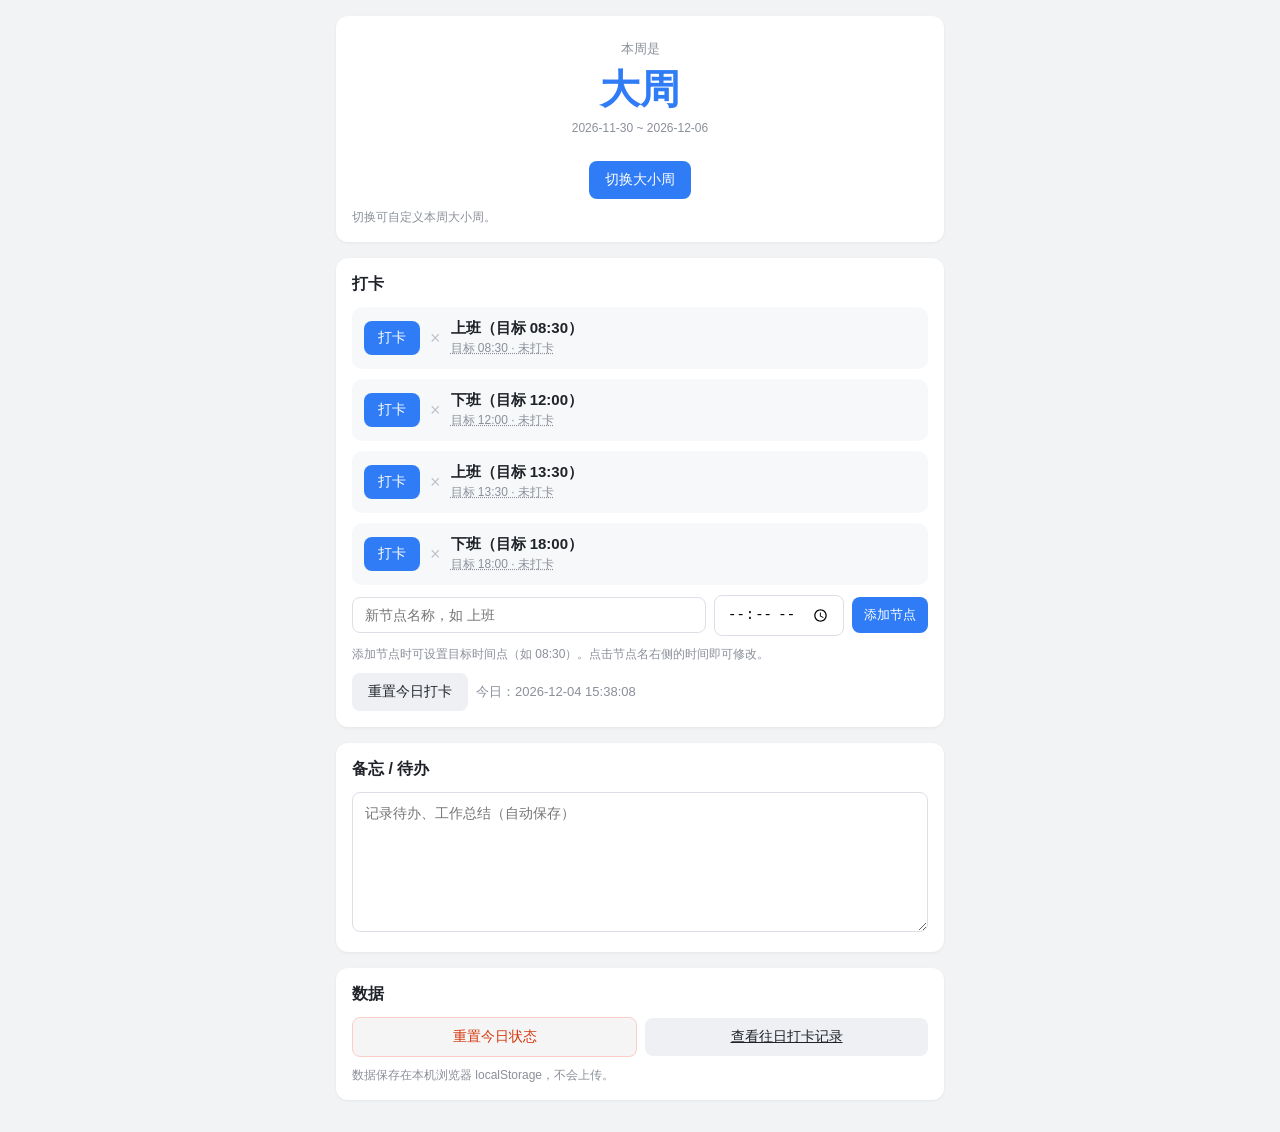
<file: index.html>
<!DOCTYPE html>
<html lang="zh-CN">
<head>
  <meta charset="UTF-8">
  <meta name="viewport" content="width=device-width, initial-scale=1.0">
  <title>打工日记</title>
  <link rel="stylesheet" href="style.css">
  <link rel="manifest" href="manifest.json">
  <meta name="theme-color" content="#2f7cf6">
  <meta name="apple-mobile-web-app-capable" content="yes">
  <meta name="apple-mobile-web-app-status-bar-style" content="default">
  <meta name="apple-mobile-web-app-title" content="打工日记">
</head>
<body>
  <div class="app">
    <section class="card">
      <div class="week-status">
        <div class="week-label">本周是</div>
        <div id="weekText" class="week-big">大周</div>
        <div id="weekRange" class="week-range"></div>
      </div>
      <div class="row row-center">
        <button id="toggleWeek" class="btn">切换大小周</button>
      </div>
      <div class="hint">切换可自定义本周大小周。</div>
    </section>

    <section class="card">
      <h2>打卡</h2>
      <div id="nodeList" class="node-list"></div>
      <div class="row">
        <input id="nodeName" class="input" type="text" placeholder="新节点名称，如 上班" maxlength="10">
        <input id="nodeTime" class="input input-time" type="time" title="目标时间点（可选）">
        <button id="addNode" class="btn btn-mini">添加节点</button>
      </div>
      <div class="hint">添加节点时可设置目标时间点（如 08:30）。点击节点名右侧的时间即可修改。</div>
      <div class="row">
        <button id="clearToday" class="btn btn-ghost">重置今日打卡</button>
        <span id="todayLabel" class="today-label"></span>
      </div>
    </section>

    <section class="card">
      <h2>备忘 / 待办</h2>
      <textarea id="memo" class="memo" placeholder="记录待办、工作总结（自动保存）"></textarea>
    </section>

    <section class="card">
      <h2>数据</h2>
      <div class="row row-equal">
        <button id="resetAll" class="btn btn-danger">重置今日状态</button>
        <a id="viewHistory" class="btn btn-ghost" href="history.html">查看往日打卡记录</a>
      </div>
      <div class="hint">数据保存在本机浏览器 localStorage，不会上传。</div>
    </section>
  </div>

  <script src="common.js"></script>
  <script src="app.js"></script>
  <script>
    if ('serviceWorker' in navigator) {
      window.addEventListener('load', function () {
        navigator.serviceWorker.register('./sw.js').catch(function () {});
      });
    }
  </script>
</body>
</html>
</file>
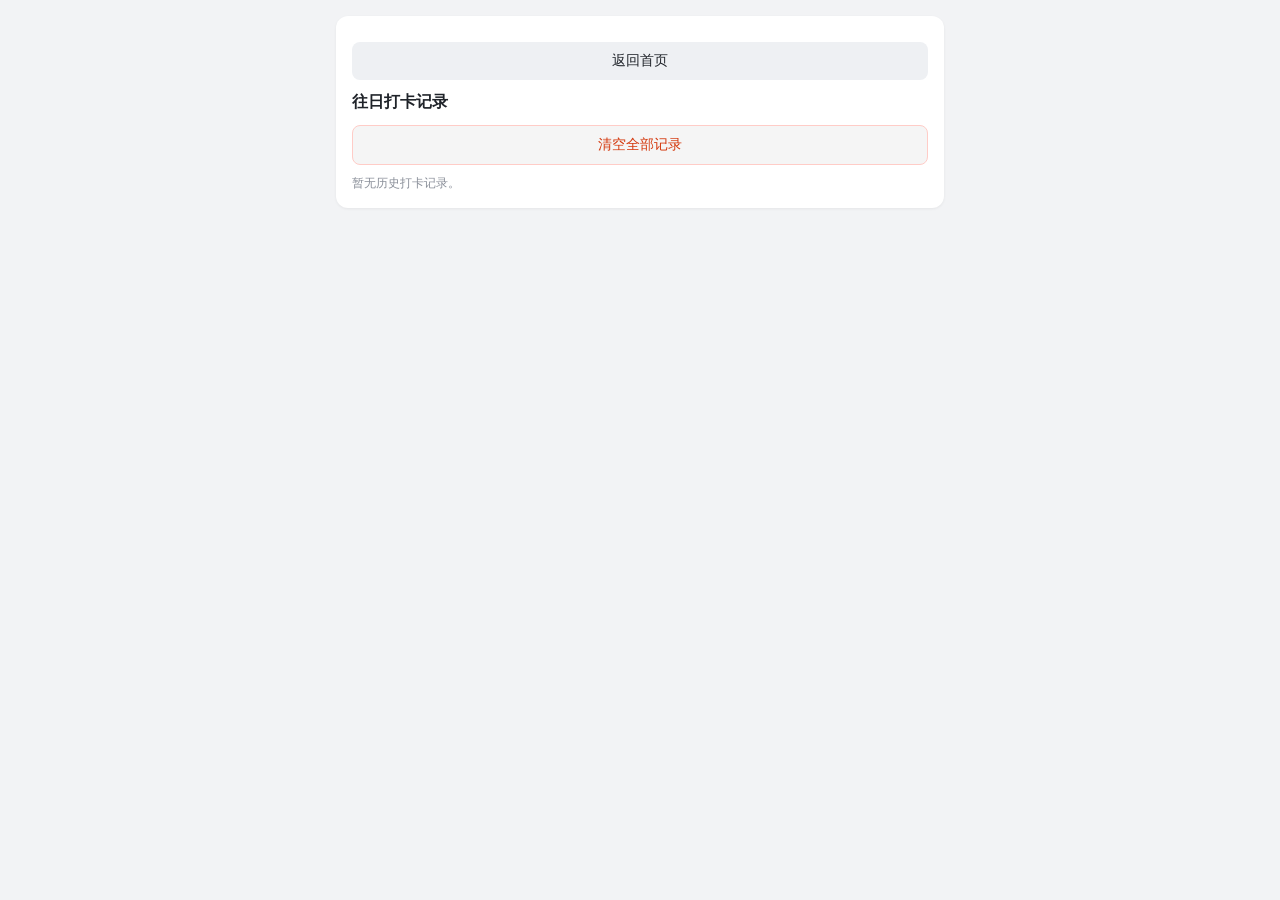
<file: history.html>
<!DOCTYPE html>
<html lang="zh-CN">
<head>
  <meta charset="UTF-8">
  <meta name="viewport" content="width=device-width, initial-scale=1.0">
  <title>往日打卡记录</title>
  <link rel="stylesheet" href="style.css">
  <link rel="manifest" href="manifest.json">
  <meta name="theme-color" content="#2f7cf6">
  <meta name="apple-mobile-web-app-capable" content="yes">
  <meta name="apple-mobile-web-app-title" content="打工日记">
</head>
<body>
  <div class="app">
    <section class="card">
      <div class="row">
        <a class="btn btn-ghost btn-block" href="index.html">返回首页</a>
      </div>
      <h2 style="margin-top:12px;">往日打卡记录</h2>
      <div class="row">
        <button id="clearAll" class="btn btn-danger btn-block">清空全部记录</button>
      </div>
      <div id="dayList" class="node-list"></div>
      <div id="emptyHint" class="hint" style="display:none;">暂无历史打卡记录。</div>
    </section>

    <section class="card" id="detailCard" style="display:none;">
      <h2 id="detailTitle">详情</h2>
      <div id="detailBody"></div>
    </section>
  </div>

  <script src="common.js"></script>
  <script>
    function renderDayList() {
      const records = load(K_RECORDS, {});
      const memoDaily = load(K_MEMO_DAILY, {});
      const days = Object.keys(records).sort().reverse(); // 新到旧
      const list = document.getElementById('dayList');
      list.innerHTML = '';
      if (days.length === 0) {
        document.getElementById('emptyHint').style.display = 'block';
        return;
      }
      days.forEach(function (day) {
        const rec = records[day];
        const memo = memoDaily[day];
        const div = document.createElement('div');
        div.className = 'node';
        const info = document.createElement('div');
        info.className = 'node-info';
        const name = document.createElement('div');
        name.className = 'node-name';
        name.textContent = day;
        const sub = document.createElement('div');
        sub.className = 'node-time';
        sub.textContent = '已打卡 ' + Object.keys(rec).length + ' 项' + (memo ? ' · 有备忘' : '');
        info.appendChild(name);
        info.appendChild(sub);

        const btn = document.createElement('button');
        btn.className = 'node-btn';
        btn.textContent = '查看';
        btn.onclick = function () { showDetail(day); };

        div.appendChild(info);
        div.appendChild(btn);
        list.appendChild(div);
      });
    }

    function showDetail(day) {
      const records = load(K_RECORDS, {});
      const nodes = load(K_NODES, []);
      const memoDaily = load(K_MEMO_DAILY, {});
      const rec = records[day] || {};
      const card = document.getElementById('detailCard');
      card.style.display = 'block';
      document.getElementById('detailTitle').textContent = day + ' 打卡详情';

      const body = document.getElementById('detailBody');
      body.innerHTML = '';
      const wrap = document.createElement('div');
      wrap.className = 'node-list';
      nodes.forEach(function (n) {
        wrap.appendChild(buildNodeRow(n, rec[n.id], null));
      });
      body.appendChild(wrap);

      const memoTitle = document.createElement('h2');
      memoTitle.style.marginTop = '16px';
      memoTitle.textContent = '当日备忘';
      body.appendChild(memoTitle);
      const memoBox = document.createElement('div');
      memoBox.className = 'memo-readonly';
      memoBox.textContent = memoDaily[day] ? memoDaily[day] : '（无）';
      body.appendChild(memoBox);

      card.scrollIntoView({ behavior: 'smooth' });
    }

    function clearAll() {
      if (!confirm('确定清空全部打卡记录与全部备忘？此操作不可恢复，且不影响大小周状态。')) return;
      localStorage.removeItem(K_RECORDS);
      localStorage.removeItem(K_MEMO_DAILY);
      document.getElementById('detailCard').style.display = 'none';
      renderDayList();
    }
    document.getElementById('clearAll').onclick = clearAll;

    renderDayList();
  </script>
  <script>
    if ('serviceWorker' in navigator) {
      window.addEventListener('load', function () {
        navigator.serviceWorker.register('./sw.js').catch(function () {});
      });
    }
  </script>
</body>
</html>
</file>
<file: style.css>
* { box-sizing: border-box; margin: 0; padding: 0; }
body { font-family: -apple-system, "Segoe UI", "Microsoft YaHei", sans-serif; background: #f2f3f5; color: #1f2329; }
.app { max-width: 640px; margin: 0 auto; padding: 16px; }
.card { background: #fff; border-radius: 12px; padding: 16px; margin-bottom: 16px; box-shadow: 0 1px 3px rgba(0,0,0,0.06); }
h2 { font-size: 16px; margin-bottom: 12px; }
.week-status { text-align: center; padding: 8px 0 16px; }
.week-label { color: #8a8f99; font-size: 13px; }
.week-big, .week-small { font-size: 40px; font-weight: 700; margin: 4px 0; }
.week-big { color: #2f7cf6; }
.week-small { color: #f5874f; }
.week-range { color: #8a8f99; font-size: 12px; }
.row { display: flex; gap: 8px; align-items: center; margin-top: 10px; flex-wrap: wrap; }
.row-center { justify-content: center; }
.row-equal > * { flex: 1; text-align: center; }
.btn { border: none; border-radius: 8px; background: #2f7cf6; color: #fff; padding: 10px 16px; font-size: 14px; cursor: pointer; }
.btn:hover { background: #1f6ae0; }
.btn-mini { padding: 9px 12px; font-size: 13px; }
.btn-ghost { background: #eef0f3; color: #1f2329; }
.btn-ghost:hover { background: #e3e6ea; }
.btn-danger { background: #f5f5f5; color: #d4380d; border: 1px solid #ffccc7; }
.btn-danger:hover { background: #fff1f0; }
.btn-block { display: block; text-align: center; text-decoration: none; width: 100%; box-sizing: border-box; }
.input { flex: 1; min-width: 140px; border: 1px solid #dcdfe6; border-radius: 8px; padding: 9px 12px; font-size: 14px; }
.input-time { flex: 0 0 130px; min-width: 0; }
.hint { color: #8a8f99; font-size: 12px; margin-top: 10px; }
.node-list { display: flex; flex-direction: column; gap: 10px; }
.node { display: flex; align-items: center; gap: 10px; padding: 12px; border-radius: 10px; background: #f7f8fa; }
.node.done { background: #e8f5e9; }
.node-info { flex: 1; }
.node-name { font-size: 15px; font-weight: 600; }
.node-time { font-size: 12px; color: #8a8f99; margin-top: 2px; }
.node-time.editable { cursor: pointer; text-decoration: underline dotted; }
.node-btn { border: none; border-radius: 8px; padding: 8px 14px; font-size: 14px; cursor: pointer; background: #2f7cf6; color: #fff; }
.node.done .node-btn { background: #9e9e9e; }
.node-del { border: none; background: none; color: #c0c4cc; cursor: pointer; font-size: 18px; line-height: 1; }
.node-del:hover { color: #d4380d; }
.today-label { color: #8a8f99; font-size: 13px; }
.memo { width: 100%; min-height: 140px; border: 1px solid #dcdfe6; border-radius: 8px; padding: 12px; font-size: 14px; resize: vertical; font-family: inherit; }
.memo-readonly { white-space: pre-wrap; word-break: break-word; min-height: 60px; border: 1px solid #dcdfe6; border-radius: 8px; padding: 12px; font-size: 14px; background: #f7f8fa; }
</file>
